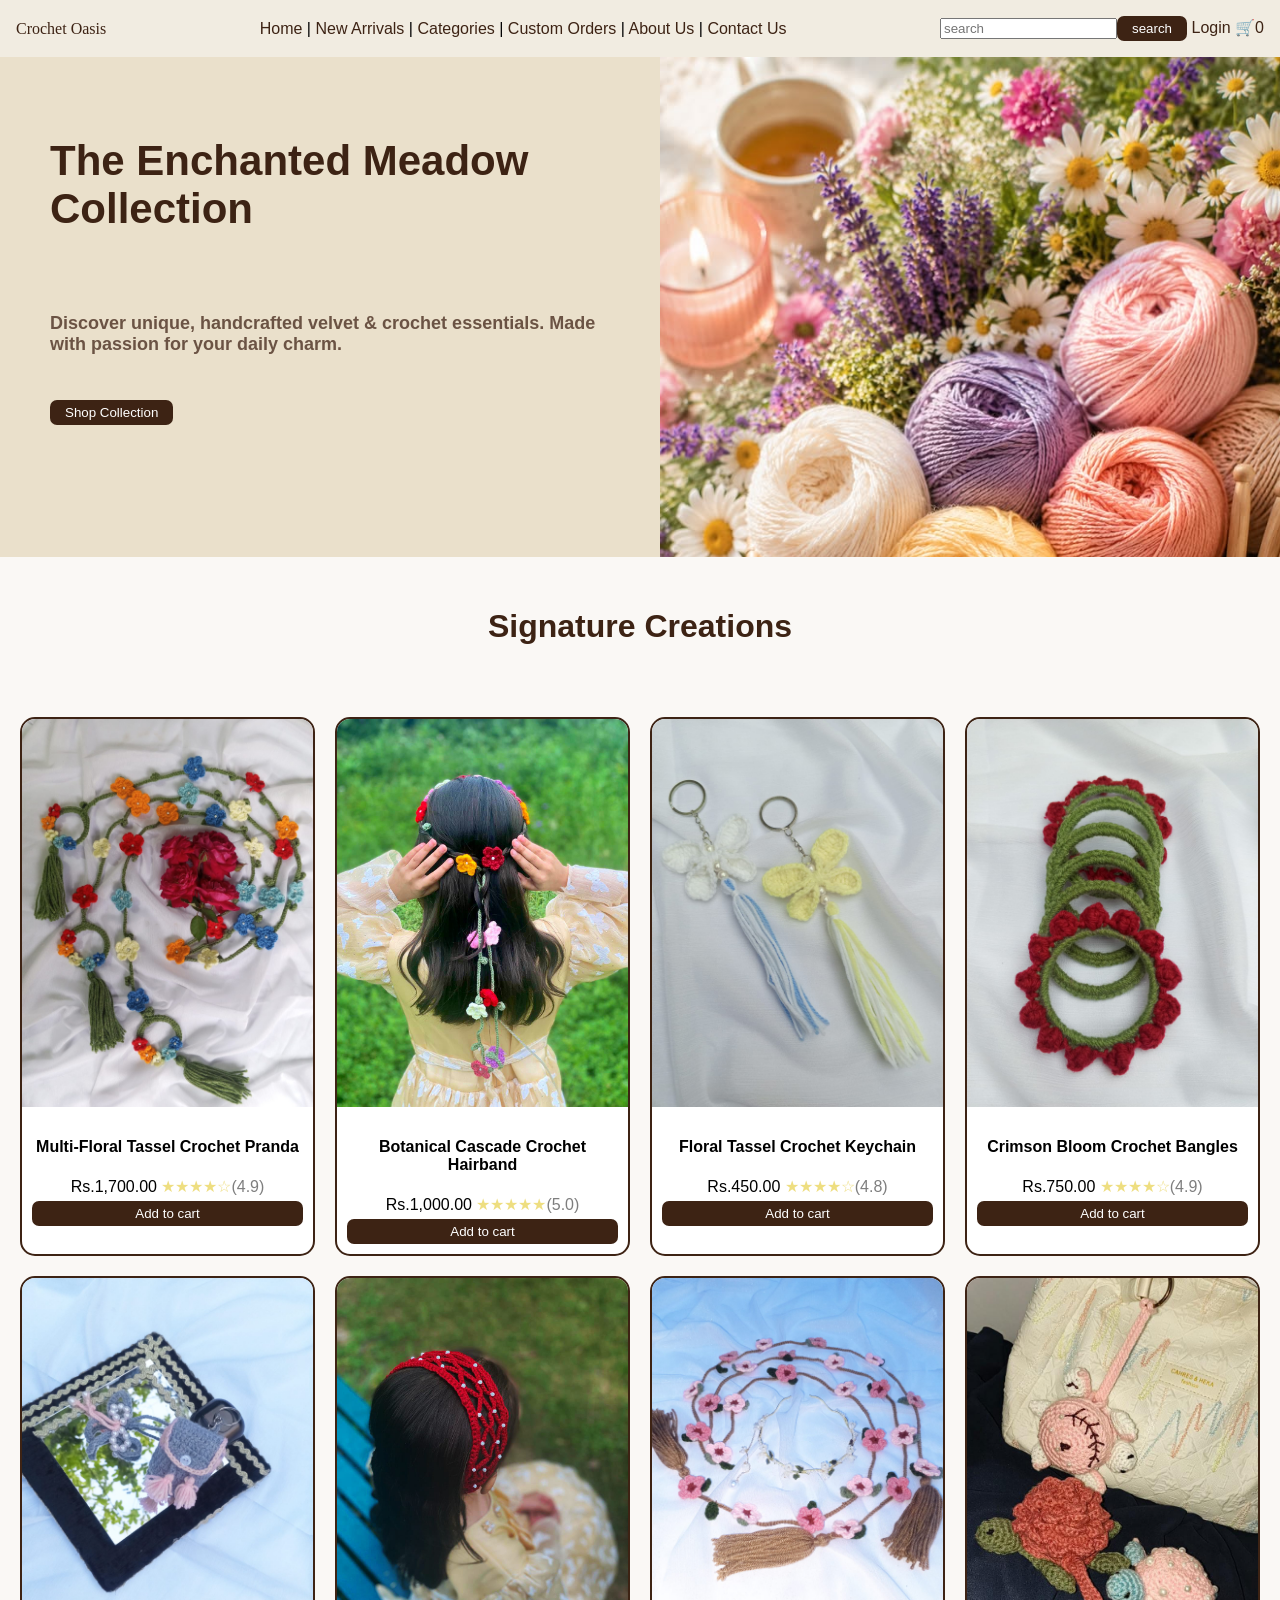
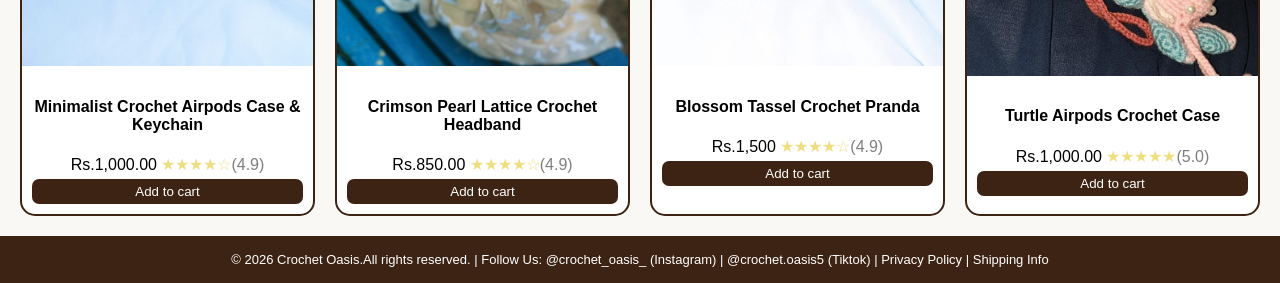
<file: index.html>
<!DOCTYPE html>
<html lang="en">
<head>
    <meta charset="UTF-8">
    <meta name="viewport" content="width=device-width, initial-scale=1.0">
    <title>Crochet-Oasis</title>
    <link rel="stylesheet" href="stylesheet.css">
</head>
<body>
    <header class="header">
                        <!-----------navbar----------->
            <!-------left------->
      <a href="home.html" style="font-family:Georgia, 'Times New Roman', Times, serif;"> Crochet Oasis</a>
            <!-----center------->
      <nav class="navbar">
        <a href="#" class="navlink">Home</a>
        <span class="display">|</span>
        <a href="#" class="navlink">New Arrivals</a>
        <span class="display">|</span>
        <a href="#" class="navlink">Categories</a>
        <span class="display">|</span>
        <a href="#" class="navlink">Custom Orders</a>
        <span class="display">|</span>
        <a href="#" class="navlink">About Us</a>
        <span class="display">|</span>
        <a href="#" class="navlink">Contact Us</a>
        <div class="hamburger-menu">
              <span></span>
              <span></span>
              <span></span>
        </div>
      </nav>
      <!--------right--------->
      <div class="login border">
        <input type="text" placeholder="search" id="text"><button id="button">search</button>
        <a href="">Login</a>
        <a href="#cart" class="cart-btn">🛒<span class="badge">0</span></a>
      </div>
    </header>
                      <!--------Title---------->
    <main>
        <div id="main-content">
            <div class="col-1">
               <h1>The Enchanted Meadow Collection</h1>
               <h4>Discover unique, handcrafted velvet & crochet essentials. Made with passion for your daily charm.</h4>
               <button>Shop Collection</button>
            </div>
            <div class="col-2">
                <img src="main-image.jpg" alt="main-image">
            </div>
        </div>
    </main>
    <content class="products-section">
        <h1>Signature Creations</h1>
        <div class="card-grid">
            <!----------P-1---------->
             <div class="card">
                <img src="P-1.jpeg" alt="image">
                <div class="padding">
                    <h4 class="product-name">Multi-Floral Tassel Crochet Pranda</h4>
                    <div class="price-row">
                        <span class="price">Rs.1,700.00</span>
                        <span class="rating-count"><span class="star">★★★★☆</span>(4.9)</span>
                    </div>
                    <button class="btn">Add to cart</button>
                </div>
             </div>
             <!----------P-2----------->
             <div class="card">
                <img src="Hairband1.jpeg" alt="image">
                 <div class="padding">
                    <h4 class="product-name">Botanical Cascade Crochet Hairband</h4>
                    <div class="price-row">
                        <span class="price">Rs.1,000.00</span>
                        <span class="rating-count"><span class="star">★★★★★</span>(5.0)</span>
                    </div>
                    <button class="btn">Add to cart</button>
                </div>
             </div>
             <!-----------P-3------------>
             <div class="card">
                <img src="Keychain-1.jpeg" alt="image">
                 <div class="padding">
                    <h4 class="product-name">Floral Tassel Crochet Keychain</h4>
                    <div class="price-row">
                        <span class="price">Rs.450.00</span>
                        <span class="rating-count"><span class="star">★★★★☆</span>(4.8)</span>
                    </div>
                    <button class="btn">Add to cart</button>
                </div>
             </div>
             <!------------P-4---------->
             <div class="card">
                <img src="Bangles-1.jpeg" alt="image">
                 <div class="padding">
                    <h4 class="product-name">Crimson Bloom Crochet Bangles</h4>
                    <div class="price-row">
                        <span class="price">Rs.750.00</span>
                        <span class="rating-count"><span class="star">★★★★☆</span>(4.9)</span>
                    </div>
                    <button class="btn">Add to cart</button>
                </div>
             </div>
             <!-----------P-5------------->
             <div class="card">
                <img src="Airpod cover-1.jpeg" alt="image">
                 <div class="padding">
                    <h4 class="product-name">Minimalist Crochet Airpods Case & Keychain</h4>
                    <div class="price-row">
                        <span class="price">Rs.1,000.00</span>
                        <span class="rating-count"><span class="star">★★★★☆</span>(4.9)</span>
                    </div>
                    <button class="btn">Add to cart</button>
                </div>
             </div>
             <!------------P-6-------------->
             <div class="card">
                <img src="h-b-1.jpeg" alt="">
                 <div class="padding">
                    <h4 class="product-name">Crimson Pearl Lattice Crochet Headband</h4>
                    <div class="price-row">
                        <span class="price">Rs.850.00</span>
                        <span class="rating-count"><span class="star">★★★★☆</span>(4.9)</span>
                    </div>
                    <button class="btn">Add to cart</button>
                </div>
             </div>
             <!-----------P-7------------>
             <div class="card">
                <img src="Pranda-1.jpeg" alt="">
                 <div class="padding">
                    <h4 class="product-name">Blossom Tassel Crochet Pranda</h4>
                    <div class="price-row">
                        <span class="price">Rs.1,500</span>
                        <span class="rating-count"><span class="star">★★★★☆</span>(4.9)</span>
                    </div>
                    <button class="btn">Add to cart</button>
                </div>
             </div>
             <!-----------P-8------------>
             <div class="card">
                <img src="Turtle-1.jpeg" alt="">
                 <div class="padding">
                    <h4 class="product-name">Turtle Airpods Crochet Case</h4>
                    <div class="price-row">
                        <span class="price">Rs.1,000.00</span>
                        <span class="rating-count"><span class="star">★★★★★</span>(5.0)</span>
                    </div>
                    <button class="btn">Add to cart</button>
                </div>
             </div>
        </div>
    </content>
                            <!-----------footer-------------->
    <footer>
        <div class="footer">
            <nav>
                <span>&copy; 2026 Crochet Oasis.All rights reserved.</span>
                <span>|</span>
                <span>Follow Us:</span>
                <a href="" class="navlink">@crochet_oasis_</a>
                <span>(Instagram)</span>
                <span>|</span>
                <a href="" class="navlink">@crochet.oasis5</a>
                <span>(Tiktok)</span>
                <span>|</span>
                <a href="" class="navlink">Privacy Policy</a>
                <span>|</span>
                <a href="" class="navlink">Shipping Info</a>
        
            </nav>
        </div>
    </footer>
</body>
</html>
</file>
<file: stylesheet.css>
body{
    background-color: #FAF8F5;
    width: 100%;
    font-family:sans-serif;
    margin: 0;
}
      .header {
        background-color:#F1ECE1;
        display: flex;
        justify-content: space-between;
        padding: 1rem;
        align-items: center;
        position: sticky;
      }
      .header a{
        text-decoration: none;
        color:#3D2314;
      }
      .hamburger-menu{
        display: none;
        flex-direction: column;
        cursor: pointer;
        gap: 5px;
      }
      .hamburger-menu span{
        width: 25px;
        height: 3px;
        background-color: #333;
        transition: 0.3s;
      }
      @media (max-width:768px){
        .hamburger-menu{
          display: flex;
        }
        .navbar a{
          display: none;
          flex-direction: column;
          position: absolute;
          top: 60px;
          left: 0;
          width: 100%;
          background-color: #fff;
          padding: 20px 0px;
          text-align: center;
        }
        .display{
          display: none;
        }
      }
      #main-content{
        background-color:#eae0cb;
        width: 100%;
        height: auto;
        display: grid;
        grid-template-columns: 1fr 1fr;
        padding-left: 20px;
      }
      .col-1{
        flex: 1;
      }
      .col-1 h1{
        color:#3D2314;
        margin: 30px;
        padding: 50px 0px;
        font-size: 42px;
      }
      .col-1 h4{
        color: #6B5344;
        margin: 15px 30px;
        font-size: 18px;
      }  
      .col-1 button{
        margin: 30px;
      } 
      .col-2{
        position: relative;
        max-height: 500px;
        overflow: hidden;
        flex: 1;
      }  
      .col-2 img{
        width: 100%;
        height: auto;
        object-fit: cover;
      }  
      @media (max-width: 768px){
        #main-content{
          flex-direction: column;
          padding: 20px;
          text-align: center;
        }
        .col-1 h1{
          font-size: 28px;
          padding: auto;
        }
        .col-1 h4{
          font-size: 15px;
          padding: auto;
        }
        .col-2 img{
          width: 100%;
        }
      }
      button{
        background-color: #3D2314;
        color: white;
        padding: 5px 15px;
        border-radius: 7px;
        cursor: pointer;
        border: #6B5344;
      }
      .products-section h1{
        text-align: center;
        padding: 30px;
        color: #3D2314;
      }
      .footer{
        display: flex;
        padding: 1rem;
        justify-content: center;
        background-color: #3D2314;
        color: white;
        font-size: small;
      }
      nav a{
        text-decoration: none;
        color: white;
      }
      .card-grid{
        display: grid;
        grid-template-columns: repeat(4, 1fr);
        gap: 20px;
        padding: 20px;
      }
      .card{
        background-color: #fff;
        border: 2px solid #3D2314;
        border-radius: 15px;
        display: flex;
        flex-direction: column;
        overflow: hidden;
        text-align: center;
      }
      .card button{
        width: 100%;
        margin-top: 5px;
        margin-bottom: 0;
      }
      .padding{
        padding: 10px;
      }
      .card img{
        width: 100%;
        height: auto;
      }
      @media (max-width: 1024px){
        .card-grid{
          grid-template-columns: repeat(2, 1fr);
        }
      }
      @media (max-width: 768px){
        .card-grid{
          grid-template-columns: 1fr;
          gap: 15px;
          padding: 10px;
        }
      }
      .rating-count{
        display: right;
        opacity: 0.5;
      }
      .star{
        color: rgb(223, 190, 4);
        opacity: 1;
      }
</file>
